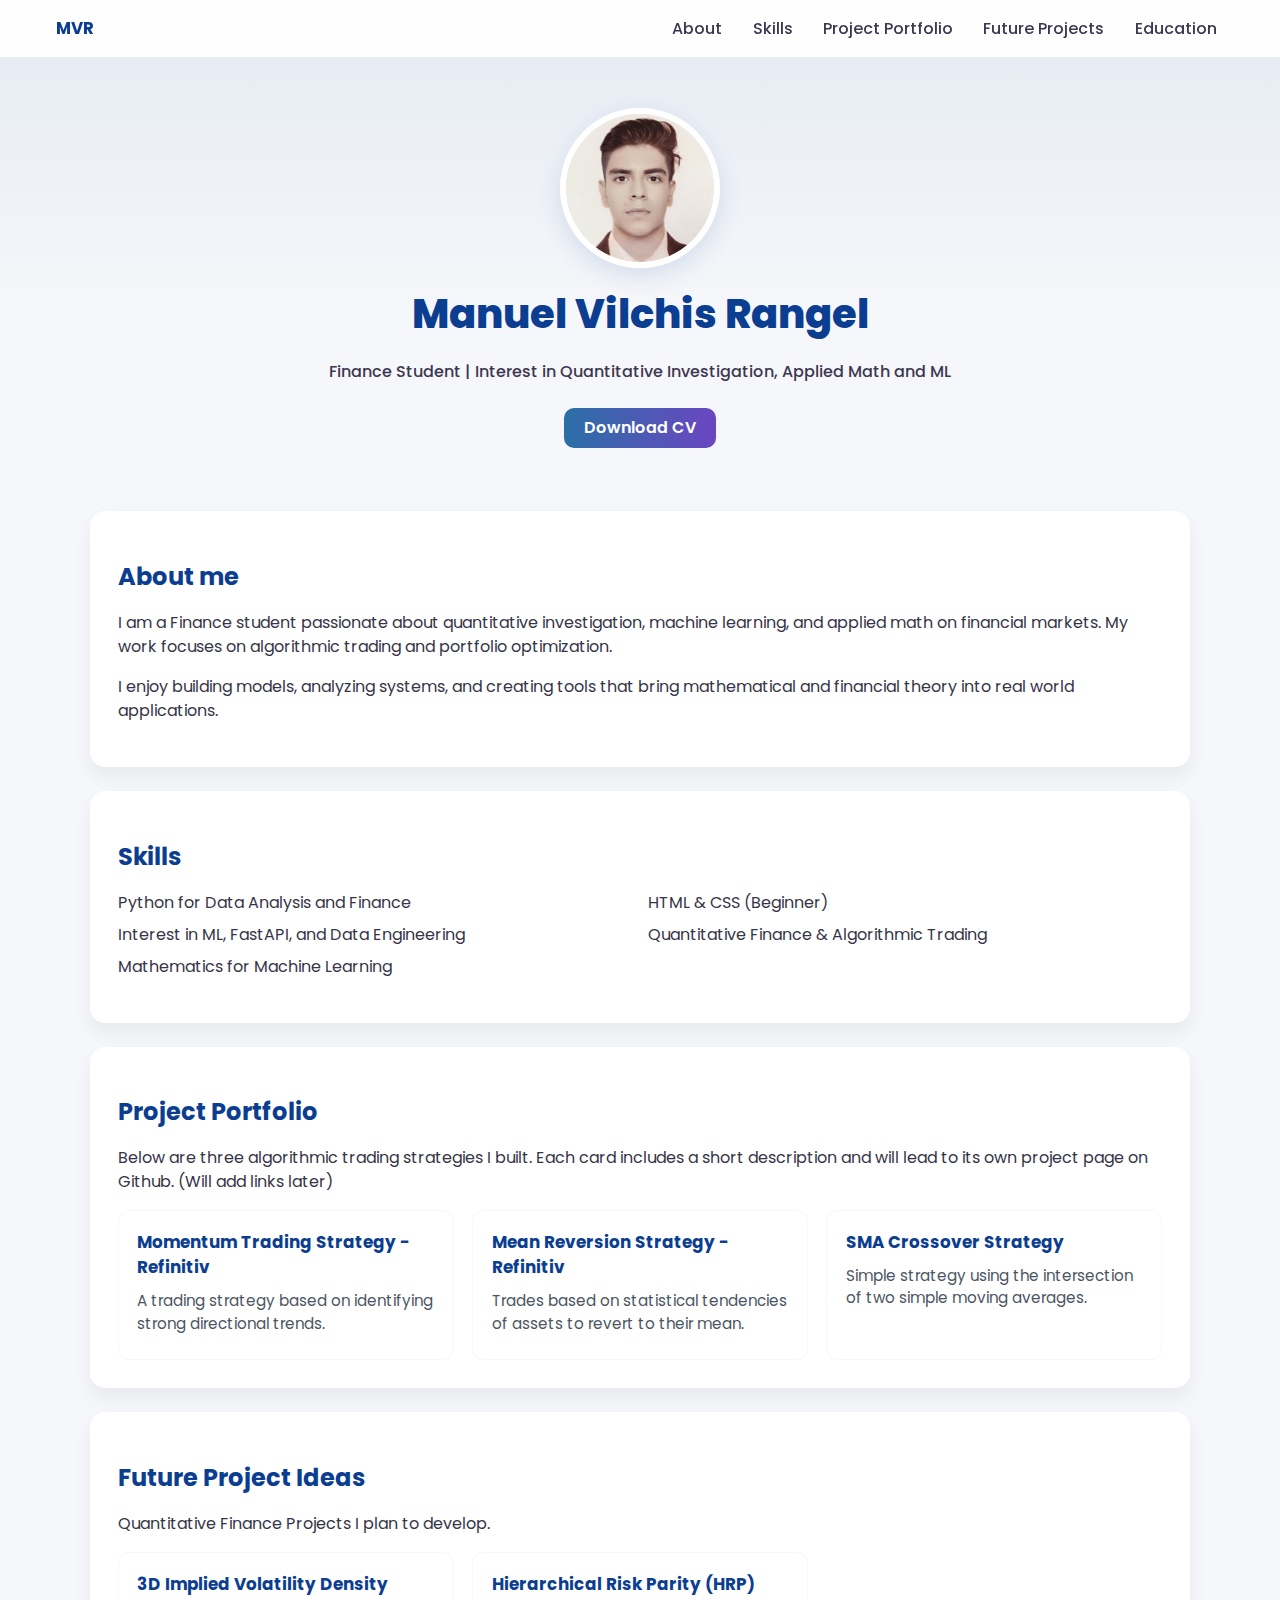
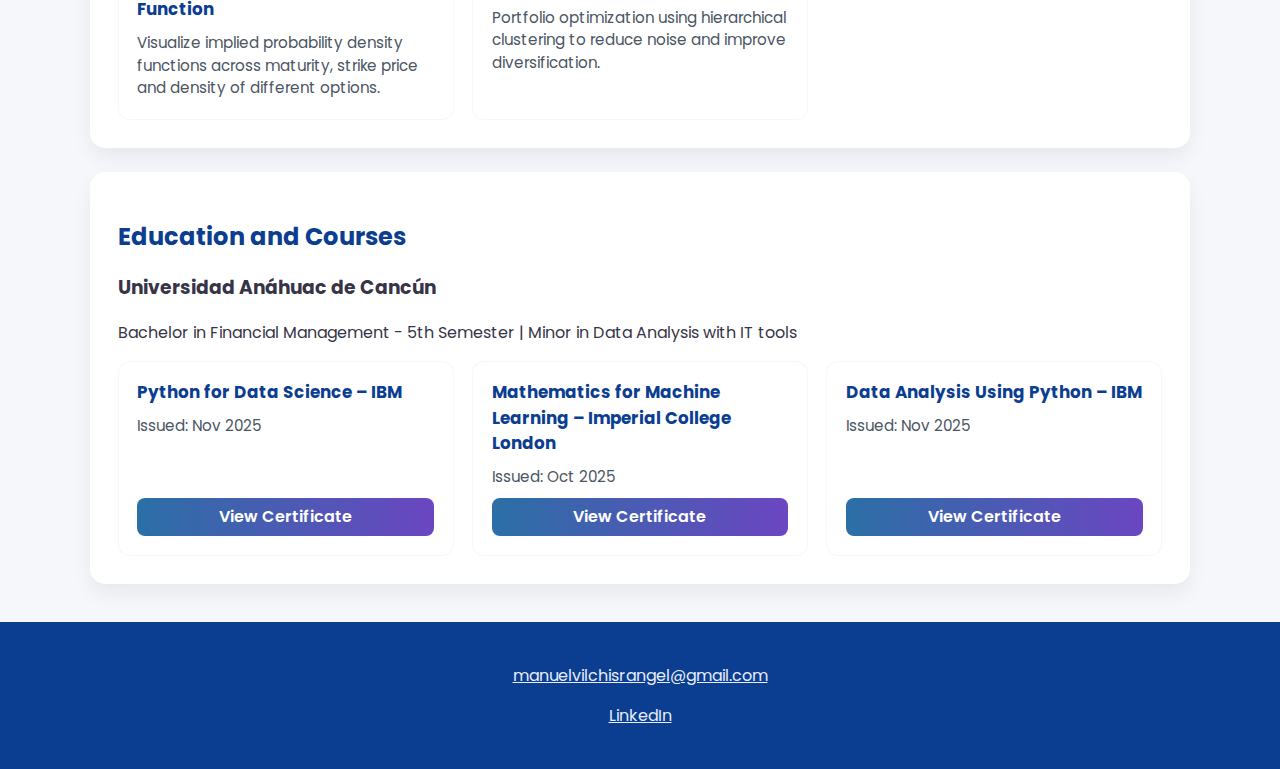
<file: index.html>
<!DOCTYPE html>
<html lang="en">
<head>
    <meta charset="UTF-8">
    <meta name="viewport" content="width=device-width, initial-scale=1.0">
    <title>Manuel Vilchis Rangel - CV</title>
    <link rel="stylesheet" type="text/css" href="style.css"> <!--link al archivo de styles-->
    <link rel="stylesheet" href="https://fonts.googleapis.com/css2?family=Poppins:wght@300;400;600&display=swap">
</head>
<body>
    <!--Barra de navegación-->
    <nav class="navbar">
        <div class="nav-container">
            <a class="nav-logo" href="#">MVR</a> <!--"Logo" con mis iniciales-->
            <ul class="nav-links"> <!--Links a las secciones del CV-->
                <li><a href="#about">About</a></li>
                <li><a href="#skills">Skills</a></li>
                <li><a href="#projects">Project Portfolio</a></li>
                <li><a href="#ideas">Future Projects</a></li>
                <li><a href="#education">Education</a></li>
            </ul>
        </div>
    </nav>

    <!--Encabezado y foto-->
    <header class="header">
        <img src="profile.jpg" class="profile-img">
        <h1 class="name">Manuel Vilchis Rangel</h1>
        <p class="tagline">Finance Student | Interest in Quantitative Investigation, Applied Math and ML</p>
        <a class="btn" href="Manuel Vilchis Rangel - CV.pdf" target="_blank">Download CV</a>
    </header>

    <!--About-->
    <section id="about" class="card lift">
        <h2>About me</h2>
        <p>
            I am a Finance student passionate about quantitative investigation, machine learning, and applied math on financial markets. My work focuses on algorithmic trading and portfolio optimization.
        </p>
        <p>
            I enjoy building models, analyzing systems, and creating tools that bring mathematical and financial theory into real world applications.
        </p>
    </section>

    <!--Skills-->
    <section id="skills" class="card lift">
        <h2>Skills</h2>
        <ul>
            <li>Python for Data Analysis and Finance</li>
            <li>HTML & CSS (Beginner)</li>
            <li>Interest in ML, FastAPI, and Data Engineering</li>
            <li>Quantitative Finance & Algorithmic Trading</li>
            <li>Mathematics for Machine Learning</li>
        </ul>
    </section>

    <!--Proyectos-->
    <section id="projects" class="card lift">
        <h2>Project Portfolio</h2>
        <p>Below are three algorithmic trading strategies I built. Each card includes a short description and will lead to its own project page on Github. (Will add links later)</p>
        <div class="project-grid">

            <div class="project-card lift">
                <h3>Momentum Trading Strategy - Refinitiv</h3>
                <p>A trading strategy based on identifying strong directional trends.</p>
            </div>

            <div class="project-card lift">
                <h3>Mean Reversion Strategy - Refinitiv</h3>
                <p>Trades based on statistical tendencies of assets to revert to their mean.</p>
            </div>

            <div class="project-card lift">
                <h3>SMA Crossover Strategy</h3>
                <p>Simple strategy using the intersection of two simple moving averages.</p>
            </div>
        </div>
    </section>

    <!--Ideas de proyectos-->
    <section id="ideas" class="card lift">
        <h2>Future Project Ideas</h2>
        <p>Quantitative Finance Projects I plan to develop.</p>

        <div class="project-grid">

            <div class="project-card lift">
                <h3>3D Implied Volatility Density Function</h3>
                <p>Visualize implied probability density functions across maturity, strike price and density of different options.</p>
            </div>

            <div class="project-card lift">
                <h3>Hierarchical Risk Parity (HRP)</h3>
                <p>Portfolio optimization using hierarchical clustering to reduce noise and improve diversification.</p>
            </div>
        </div>
    </section>

    <!--Educación y cursos-->
    <section id="education" class="card lift">
        <h2>Education and Courses</h2>
        <h3>Universidad Anáhuac de Cancún</h3>
        <p>Bachelor in Financial Management - 5th Semester | Minor in Data Analysis with IT tools</p>
        
        <div class="project-grid">

            <div class="project-card lift">
                <h3>Python for Data Science – IBM</h3>
                <p>Issued: Nov 2025</p>
                <a href="https://www.credly.com/badges/e64953f8-156e-45ea-87d3-e1b24491bb74/linked_in_profile" target="_blank">View Certificate</a>
            </div>

            <div class="project-card lift">
                <h3>Mathematics for Machine Learning – Imperial College London</h3>
                <p>Issued: Oct 2025</p>
                <a href="https://www.coursera.org/account/accomplishments/verify/VIBNLINL5MG6" target="_blank">View Certificate</a>
            </div>

            <div class="project-card lift">
                <h3>Data Analysis Using Python – IBM</h3>
                <p>Issued: Nov 2025</p>
                <a href="https://www.credly.com/badges/3b1582a4-0051-431c-9af3-cdd9b204556f/linked_in_profile" target="_blank">View Certificate</a>
            </div>

        </div>
    </section>

    <!--Footer - Contactos-->
    <footer class="footer">
        <p><a href="mailto:manuelvilchisrangel@gmail.com">manuelvilchisrangel@gmail.com</a></p>
        <p><a href="https://www.linkedin.com/in/manuel-vilchis-rangel-15697b2b8/" target="_blank">LinkedIn</a></p>
    </footer>

</body>
</html>
</file>
<file: style.css>
/* Reset */
* { box-sizing: border-box; }
html, body { height: 100%; }

/* Cuerpo*/
body {
    margin: 0;
    font-family: 'Poppins', Arial, Helvetica, sans-serif;
    background: #F5F7FA;
    color: rgb(54, 52, 71);
    line-height: 1.5;
}

a { color: inherit; } /*Todos los links heredan el color elegido*/
img { max-width: 100%; display: block; } /*Max width hace que se adapte la imágen, display hace que sean más sencillas de manipular*/

/*Barra de Navegación*/
.navbar{
    position: sticky; /*Se mueve con el usuario*/
    top: 0;
    z-index: 60;
    background: rgba(255, 255, 255, 0.85);
    backdrop-filter: blur(10px);
}

/* Bloque que contiene a la barra de navegación*/
.nav-container{
    display: flex;
    align-items: center;
    justify-content: space-between;
    gap: 1rem;
    padding: 1rem;
    width: min(1200px, 95%);
    margin: 0 auto;
}
/* Logo de MVR*/
.nav-logo {
  font-weight: 700;
  color: rgb(11, 61, 145);
  text-decoration: none;
  font-size: 1.05rem;
}

/* Links a las partes del CV*/
.nav-links {
    list-style: none;
    display: flex;
    gap: 1rem;
    margin: 0;
}

.nav-links a {
    color: rgb(61, 55, 81);
    text-decoration: none;
    font-weight: 500;
    padding: 0.35rem 0.45rem;
    border-radius: 8px;
}

.nav-links a:hover {
    background: linear-gradient(90deg, rgba(10, 55, 134, 0.08), rgba(109, 70, 198, 0.06));
    color: #041b44;
}

/* Enncabezado*/
.header {
    text-align: center;
    padding: 3.2rem 1rem 2.4rem;
    background: linear-gradient(180deg, rgba(11,61,145,0.06), transparent 60%);
}

.profile-img {
    width: 160px;
    height: 160px;
    border-radius: 50%;
    object-fit: cover;
    border: 6px solid white;
    box-shadow: 0 8px 24px rgba(11,61,145,0.12);
    margin: 0 auto 1rem;
}

.name{
    font-size: 2.5rem;
    margin: 0.5rem 0 0.5rem;
    color: #0B3D91;
    font-weight: 750;
}

.tagline{
    font-size: 1rem;
    color: rgb(61, 55, 81);
    font-weight: 500;
}

.header .btn{
    display: inline-block;
    margin-top: 0.5rem;
    padding: 0.5rem 1.25rem;
    background: linear-gradient(90deg, #2B6FA6, #6B46C1);
    color: white;
    text-decoration: none;
    border-radius: 10px;
    font-weight: 600;
    transition: transform .18s ease, box-shadow .18s ease, opacity .18s ease;
}

.header .btn:hover { transform: translateY(-4px); opacity: 1; }

/*Sección de TODAS las cartas*/
.card{
    background: white;
    border-radius: 15px;
    padding: 1.75rem;
    margin: 1.5rem auto;
    box-shadow: 0 10px 20px rgba(15,23,42,0.06);
    width: min(1100px, 90%);
}

.card h2{
    color: #0B3D91;
    margin-bottom: 0.5rem;
}

.lift {
  transition: transform .22s ease, box-shadow .22s ease;
}
.lift:hover { transform: translateY(-8px); box-shadow: 0 18px 30px rgba(15,23,42,0.12); }

/* Sección de TODOS los grids dentro de las cartas*/
.project-grid {
  display: grid;
  gap: 1.15rem;
  grid-template-columns: repeat(3, 1fr);
  margin-top: 1rem;
}

.project-card {
  background: white;
  padding: 1.15rem;
  border-radius: 12px;
  border: 1px solid rgba(11,61,145,0.04);
  min-height: 150px;
  display: flex;
  flex-direction: column;
  gap: 0.6rem;
}

.project-card h3 { margin: 0; color: #0B3D91; font-size: 1.05rem; }
.project-card p { margin: 0; color: #4B5563; font-size: 0.95rem; }

.project-card a {
  margin-top: auto;
  display: inline-block;
  text-decoration: none;
  color: #ffffff;
  background: linear-gradient(90deg, #2B6FA6, #6B46C1);
  padding: 0.45rem 0.7rem;
  border-radius: 8px;
  font-weight: 600;
  text-align: center;
}

.project-card a:hover { transform: translateY(-4px); }

.project-card:hover { transform: translateY(-8px) scale(1.02); box-shadow: 0 18px 30px rgba(15,23,42,0.12); }

/* Habilidades */
#skills ul { display: grid; grid-template-columns: repeat(2, 1fr); gap: 0.5rem 1rem; padding-left: 0; }
#skills li { list-style: none; padding-left: 0; }

/* Footer */
.footer {
  margin-top: 2.4rem;
  padding: 1.6rem 1rem;
  background: #0B3D91;
  color: #E6EEF8;
  text-align: center;
}

.footer a { color: #E6EEF8; text-decoration: underline; }
</file>
